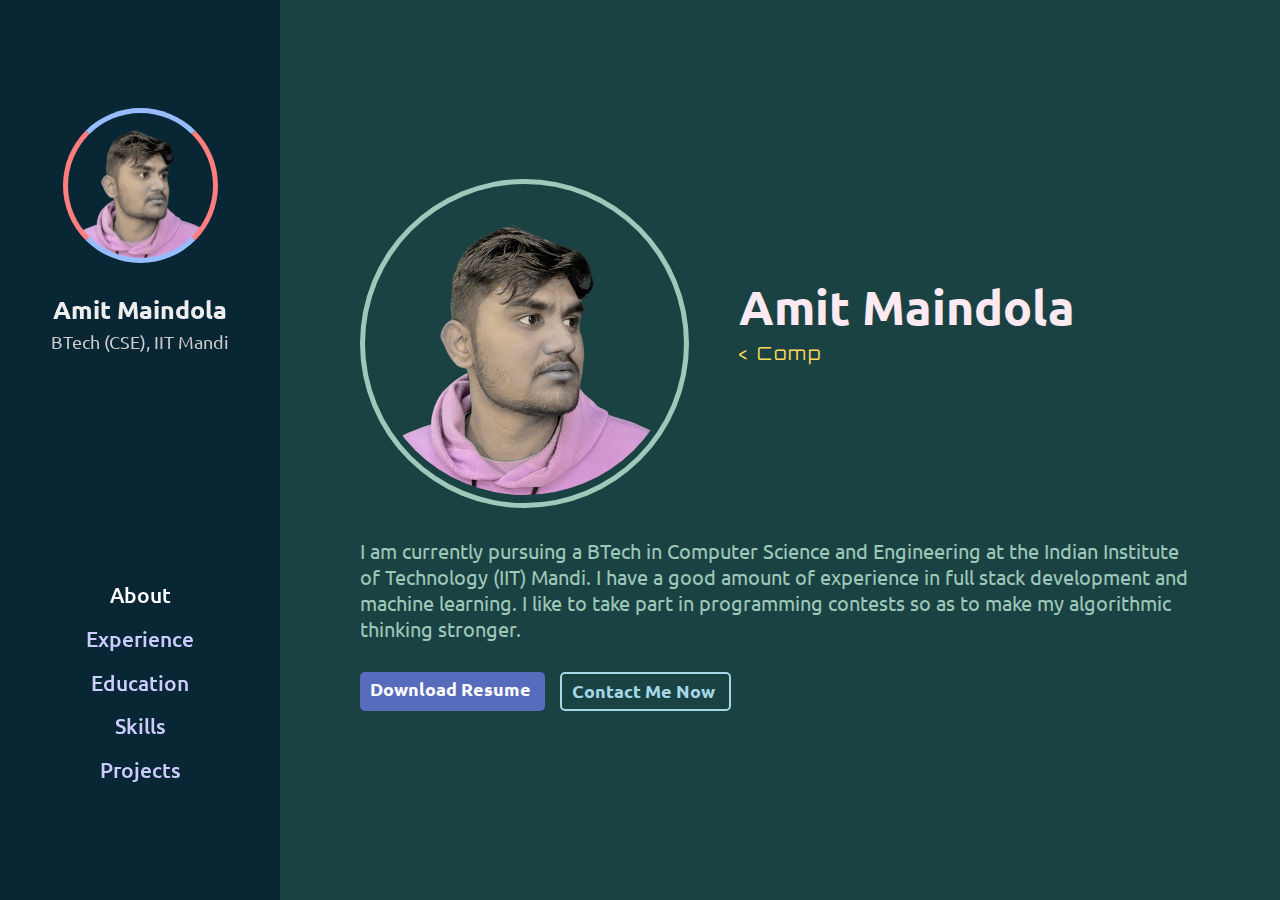
<file: index.html>
<!DOCTYPE html>
<html lang="en">
  <head>
    <meta charset="UTF-8" />
    <meta http-equiv="X-UA-Compatible" content="IE=edge" />
    <meta name="viewport" content="width=device-width, initial-scale=1.0" />
    <title>Amit Maindola</title>
    <meta name="og:title" property="og:title" content="Amit Maindola" />
    <meta
      name="description"
      content="Amit Maindola | IIT Mandi CSE | Full Stack Developer | Competetive Programmer | Machine Learning Enthusiast"
    />
    <meta
      name="keywords"
      content="Amit Maindola, IIT Mandi, Web Developer, Full Stack Developer, Developer, Software Developer, Software Engineer, JNV, Jawahar Navodaya Vidyalaya, Navodaya"
    />
    <link rel="icon" type="image/x-icon" href="./assets/images/icon.ico" />
    <meta property="og:image" content="./assets/images/screenshot.png" />
    <link rel="stylesheet" href="assets/css/style.css" />
    <link
      rel="stylesheet"
      href="https://cdnjs.cloudflare.com/ajax/libs/font-awesome/6.2.0/css/all.min.css"
      integrity="sha512-xh6O/CkQoPOWDdYTDqeRdPCVd1SpvCA9XXcUnZS2FmJNp1coAFzvtCN9BmamE+4aHK8yyUHUSCcJHgXloTyT2A=="
      crossorigin="anonymous"
      referrerpolicy="no-referrer"
    />
  </head>
  <body onload="removeLoader()">
    <div class="loader"><span>{</span><span>}</span></div>
    <div class="container flex-row">
      <div class="nav flex-col justify-between">
        <div class="profile-info flex-col items-center">
          <div class="profile-img"></div>
          <h1 class="name">Amit Maindola</h1>
          <p class="sub-heading">BTech (CSE), IIT Mandi</p>
          <div class="icons flex-row justify-around flex-wrap">
            <a rel="nofollow" href="https://www.linkedin.com/amit-maindola"
              ><i class="fa-brands fa-linkedin"></i
            ></a>
            <a rel="nofollow" href="https://github.com/amitmaindola"
              ><i class="fa-brands fa-square-github"></i
            ></a>
            <a rel="nofollow" href="https://www.instagram.com/amit_maindola/"
              ><i class="fa-brands fa-square-instagram"></i
            ></a>
            <a rel="nofollow" href="https://www.facebook.com/amit.maindola.75"
              ><i class="fa-brands fa-square-facebook"></i
            ></a>
          </div>
        </div>
        <div class="links flex-col items-center justify-around">
          <p></p>
          <p></p>
          <a
            rel="nofollow"
            class="navLink"
            href="#about"
            onclick="goToSection(0)"
            style="color: #fff"
            >About</a
          >
          <a
            rel="nofollow"
            class="navLink"
            href="#experience"
            onclick="goToSection(1)"
            >Experience</a
          >
          <a
            rel="nofollow"
            class="navLink"
            href="#education"
            onclick="goToSection(2)"
            >Education</a
          >
          <a
            rel="nofollow"
            class="navLink"
            href="#skills"
            onclick="goToSection(3)"
            >Skills</a
          >
          <a
            rel="nofollow"
            class="navLink"
            href="#projects"
            onclick="goToSection(4)"
            >Projects</a
          >
        </div>
      </div>
      <div class="navSpace"></div>
      <div class="navIcon">
        <button onclick="toggleNav()" id="navIcon">
          <i class="fa-solid fa-bars"></i>
        </button>
      </div>
      <div
        id="mainContainer"
        class="flex-col justify-center items-center flex-grow-1"
      >
        <div id="window-nav" class="window-nav">
          <i onclick="exit()" class="fa-solid fa-xmark red"></i>
          <i onclick="goToSection(0)" class="fa-solid fa-minus yellow"></i>
          <i onclick="maximize()" class="fa-solid fa-expand green"></i>
        </div>
        <div id="main" class="main">
          <!-- <div id="terminal" class="flex-col justify-center items-center full-size">
                    <div class="sub-container">
                        <p> <i>$</i></p>
                    </div>
                </div> -->
          <div
            id="about"
            class="flex-col justify-center items-center full-size"
          >
            <div class="sub-container">
              <div class="about-cover">
                <div
                  class="image-cover"
                  style="max-width: 329px; width: 90%; pointer-events: none"
                >
                  <img
                    class="landing-image"
                    src="./assets/images/profile-pic-new-2.png"
                    alt="Amit Maindola"
                  />
                </div>
                <!-- <img style="max-width: 329px; width: 90%" src="./assets/images/dp.svg" alt=""> -->
                <div class="about-right">
                  <div class="heading">Amit Maindola</div>
                  <div class="typer">
                    <p id="text" class="typer"></p>
                    <p id="span" class="">_</p>
                  </div>
                </div>
              </div>
              <p class="info">
                I am currently pursuing a BTech in Computer Science and
                Engineering at the Indian Institute of Technology (IIT) Mandi. I
                have a good amount of experience in full stack development and
                machine learning. I like to take part in programming contests so
                as to make my algorithmic thinking stronger.
              </p>
              <div class="flex-row flex-wrap justify-left btn-wrap">
                <a
                  rel="nofollow"
                  href="./assets/documents/Amit_Maindola.pdf"
                  class="btn btn-primary"
                  >Download Resume
                  <i
                    style="color: white"
                    class="fa-solid fa-angles-down btn-icon"
                  ></i
                ></a>
                <a
                  rel="nofollow"
                  href="mail-to:amitkm.knp2019@gmail.com"
                  class="btn btn-secondary"
                  >Contact Me Now
                  <i class="fa-regular fa-paper-plane btn-icon"></i
                ></a>
              </div>
            </div>
          </div>
          <div
            id="experience"
            class="flex-col justify-center items-center full-size"
          >
            <div class="sub-container">
              <div class="heading">
                <i class="fa-solid fa-laptop-code"></i> Work Experience
              </div>
              <!-- <p class="info">I am studying Computer Science and Engineering at Indian Institute of Technology, Mandi and I am currently in 3rd year. I have good amount of experince in web development and competetive programming and like to regulary take part in programming contests so as to make my algorithmic thinking strong.</p> -->
              <div class="flex-row flex-wrap justify-between university">
                <div class="flex-col education-item">
                  <div class="university-name">Ace Online [Deep Learn]</div>
                  <div class="degree">
                    Software Development Engineering (SDE) Intern
                  </div>
                </div>
                <div class="duration">January 2023 - Present</div>
              </div>

              <div class="flex-row flex-wrap justify-between university">
                <div class="flex-col education-item">
                  <div class="university-name">UMA Robotics Technologies</div>
                  <div class="degree">
                    Software Development Engineering (SDE) Intern
                  </div>
                </div>
                <div class="duration">October 2022 - December 2022</div>
              </div>
              <div class="last"></div>
            </div>
          </div>
          <div
            id="education"
            class="flex-col justify-center items-center full-size"
          >
            <div class="sub-container">
              <div class="heading">
                <i class="fa-solid fa-graduation-cap"></i> Education
              </div>
              <!-- <p class="info">I am studying Computer Science and Engineering at Indian Institute of Technology, Mandi and I am currently in 3rd year. I have good amount of experince in web development and competetive programming and like to regulary take part in programming contests so as to make my algorithmic thinking strong.</p> -->
              <div class="flex-row flex-wrap justify-between university">
                <div class="flex-col education-item">
                  <div class="university-name">
                    Indian Institute of Technology Mandi
                  </div>
                  <div class="degree">
                    Bachelor of Technology (Computer Science)
                  </div>
                </div>
                <div class="duration">December 2020 - Present</div>
              </div>

              <div class="flex-row flex-wrap justify-between university">
                <div class="flex-col education-item">
                  <div class="university-name">
                    Jawahar Navodaya Vidyalaya Dhar
                  </div>
                  <div class="degree">Senior Secondary (CBSE Board)</div>
                </div>
                <div class="duration">April 2019</div>
              </div>
              <div class="flex-row flex-wrap justify-between university">
                <div class="flex-col education-item">
                  <div class="university-name">
                    Jawahar Navodaya Vidyalaya Dhar
                  </div>
                  <div class="degree">Higher Secondary (CBSE Board)</div>
                </div>
                <div class="duration">April 2019</div>
              </div>
              <div class="last"></div>
            </div>
          </div>
          <div
            id="skills"
            class="flex-col justify-center items-center full-size"
          >
            <div class="sub-container">
              <div class="heading"><i class="fa-solid fa-gears"></i> Skills</div>
              <div class="selector">
                <div
                  onclick="toggleSkill(0)"
                  id="switch-to-tech"
                  class="option option-1"
                >
                Technical Skills
                </div>
                <div
                  onclick="toggleSkill(1)"
                  id="switch-to-soft"
                  class="option option-2"
                >
                Soft Skills
                </div>
              </div>
              <!-- <div class="skillset">
                            <p class="course-heading">Programming Languages & Technologies</p>
                            <div class="course-list flex-row flex-wrap justify-left">
                                <li>C++</li>
                                <li>Python</li>
                                <li>JavaScript</li>
                                <li>TypeScript</li>
                                <li>HTML</li>
                                <li>CSS</li>
                                <li>SCSS</li>
                                <li>Tailwind CSS</li>
                                <li>React JS</li>
                                <li>Redux</li>
                                <li>Next JS</li>
                                <li>React Native</li>
                                <li>Node.js</li>
                                <li>MySQL</li>
                                <li>MongoDB</li>
                                <li>Docker</li>
                                <li>Linux</li>
                            </div>
                        </div> -->
              <!-- <div class="skillset">
                            <p class="course-heading">Frameworks</p>
                            <div class="course-list flex-row flex-wrap justify-left">
                                <li>Bootstrap</li>
                                <li>Tailwind CSS</li>
                                <li>jQuery</li>
                                <li>Flask</li>
                                <li>Express</li>
                            </div>
                        </div> -->
              <!-- <div class="skillset">
                            <p class="course-heading">Tools</p>
                            <div class="course-list flex-row flex-wrap justify-left">
                                <li>Git, GitHub & GitLab</li>
                                <li>Docker & Docker Hub</li>
                            </div>
                        </div> -->
              <!-- <div class="skillset">
                            <p class="course-heading">Platforms</p>
                            <div class="course-list flex-row flex-wrap justify-left">
                                <li>Linux</li>
                                <li>Visual Studio Code</li>
                            </div>
                        </div> -->

              <!-- <div class="course-works">
                            <div class="course-heading">Relavant Courses Covered</div>
                            <div class="course-list flex-row flex-wrap">
                                <li>Data Structures & Algorithms</li>
                                <li>Applied Database Practicum</li>
                                <li>Information & Database System</li>
                                <li>Data Science</li>
                                <li>Machine Learning</li>
                                <li>Formal Language & Automata Theory</li>
                                <li>Computer Organization</li>
                            </div>
                        </div> -->
              <div id="technical" class="skills-wrapper">
                <div class="skill-box">
                  <div class="skill-icon">
                    <i class="fa-solid fa-arrow-pointer"></i>
                  </div>
                  <div class="skill-heading">Frontend Development</div>
                  <div class="skill-info">
                    I bring ideas to life in the browser, coding from scratch.
                  </div>
                </div>
                <div class="skill-box">
                  <div class="skill-icon">
                    <i class="fa-solid fa-code"></i>
                  </div>
                  <div class="skill-heading">Backend Development</div>
                  <div class="skill-info">
                    Building powerful server-side systems, coding from scratch.
                  </div>
                </div>
                <div class="skill-box">
                  <div class="skill-icon">
                    <i class="fa-solid fa-server"></i>
                  </div>
                  <div class="skill-heading">Hosting & Deployments</div>
                  <div class="skill-info">
                    Optimum deployments & reliable hosting for web apps.
                  </div>
                </div>
                <div class="skill-box">
                  <div class="skill-icon">
                    <i class="fa-solid fa-bezier-curve"></i>
                  </div>
                  <div class="skill-heading">API Development</div>
                  <div class="skill-info">
                    Transforming concepts into resilient, functional APIs.
                  </div>
                </div>
                <div class="skill-box">
                  <div class="skill-icon">
                    <i class="fa-solid fa-mobile-screen-button"></i>
                  </div>
                  <div class="skill-heading">Mobile Apps Development</div>
                  <div class="skill-info">
                    Developing mobile apps with seamless user experiences.
                  </div>
                </div>
                <div class="skill-box">
                  <div class="skill-icon">
                    <i class="fa-solid fa-brain"></i>
                  </div>
                  <div class="skill-heading">Machine Learning</div>
                  <div class="skill-info">
                    I transform ideas into intelligent systems.
                  </div>
                </div>
              </div>

              <div id="soft" class="skills-wrapper">
                <div class="skill-box">
                  <div class="skill-icon">
                    <i class="fa-solid fa-comments"></i>
                  </div>
                  <div class="skill-heading">Effective Communication</div>
                  <div class="skill-info">
                    Effective exchange of information and ideas.
                  </div>
                </div>
                <div class="skill-box">
                  <div class="skill-icon">
                    <i class="fa-solid fa-users"></i>
                  </div>
                  <div class="skill-heading">Smart Collaboration</div>
                  <div class="skill-info">
                    Working effectively in a team environment.
                  </div>
                </div>
                <div class="skill-box">
                  <div class="skill-icon">
                    <i class="fa-solid fa-arrow-right-arrow-left"></i>
                  </div>
                  <div class="skill-heading">Easy Adaptability</div>
                  <div class="skill-info">
                    Flexibility to embrace change and new technologies.
                  </div>
                </div>
                <div class="skill-box">
                  <div class="skill-icon">
                    <i class="fa-solid fa-clock"></i>
                  </div>
                  <div class="skill-heading">Time Management</div>
                  <div class="skill-info">
                    Efficiently organizing and prioritizing tasks.
                  </div>
                </div>
                <div class="skill-box">
                  <div class="skill-icon">
                    <i class="fa-solid fa-puzzle-piece"></i>
                  </div>
                  <div class="skill-heading">Problem Solving</div>
                  <div class="skill-info">
                    Analytical thinking to resolve challenges.
                  </div>
                </div>
                <div class="skill-box">
                  <div class="skill-icon">
                    <i class="fa-solid fa-lightbulb"></i>
                  </div>
                  <div class="skill-heading">Creativity & Innovations</div>
                  <div class="skill-info">
                    Generating innovative solutions and ideas.
                  </div>
                </div>
              </div>
            </div>
          </div>
          <div id="projects" class="flex-col justify-center full-size">
            <div class="sub-container">
              <div class="heading">
                <i class="fa-solid fa-code"></i> Projects
              </div>
              <p class="info"></p>

              <div class="project-list justify-center flex flex-row flex-wrap">
                <div class="project justify-between flex flex-col">
                  <!-- <img src="./assets/images/project-1.png" class="image"></img> -->
                  <div class="project-heading">Roboviz</div>
                  <div class="project-sub-heading">
                    Robots Navigation & Control
                  </div>
                  <div class="info">
                    <div class="info-about">
                      <h3 class="info-heading">About</h3>
                      <p class="info-text">
                        Roboviz is a application to manage the robots present in
                        a warehouse. It facilitates the indoor navigation and
                        gives a good control to user over the robots. This is
                        basically a user interface for robots manufactured by
                        UMA Robotics.
                      </p>
                    </div>
                    <div class="tech-stack">
                      <h3 class="info-heading">Project Tags</h3>
                      <div class="tags flex-row flex-wrap">
                        <li>Node.js</li>
                        <li>Express.js</li>
                        <li>MongoDB</li>
                        <li>API Development</li>
                      </div>
                    </div>
                  </div>
                  <div class="buttons flex flex-row">
                    <a
                      href="https://github.com/amitmaindola/Roboviz-Documentation/blob/main/README.md"
                      ><i class="fa-brands fa-github"></i
                    ></a>
                  </div>
                </div>

                <div class="project justify-between flex flex-col">
                  <!-- <img src="./assets/images/project-1.png" class="image"></img> -->
                  <div class="project-heading">Plant Desease Detector</div>
                  <div class="project-sub-heading">
                    Image Based Desease Detector
                  </div>
                  <div class="info">
                    <div class="info-about">
                      <h3 class="info-heading">About</h3>
                      <p class="info-text">
                        A Convulational Neuaral Network based model to detect
                        the desease present in plant, just by using an image of
                        the plan leaf. The final accuracy of the model is very
                        near to 100%.
                      </p>
                    </div>
                    <div class="tech-stack">
                      <h3 class="info-heading">Project Tags</h3>
                      <div class="tags flex-row flex-wrap">
                        <li>Deep Learning</li>
                        <li>CNN</li>
                        <li>Flask</li>
                        <li>React</li>
                        <li>Docker</li>
                        <li>Google Cloud</li>
                      </div>
                    </div>
                  </div>
                  <div class="buttons flex flex-row">
                    <a
                      href="https://github.com/amitmaindola/Roboviz-Documentation/blob/main/README.md"
                      ><i class="fa-brands fa-github"></i
                    ></a>
                    <a
                      href="https://hub.docker.com/repository/docker/amitmaindola/plant-disease-detector-api/"
                      ><i class="fa-brands fa-docker"></i
                    ></a>
                    <a
                      href="https://amitmaindola.github.io/PDD-Production_build/"
                      ><i class="fa-solid fa-globe"></i
                    ></a>
                  </div>
                </div>

                <div class="project justify-between flex flex-col">
                  <!-- <img src="./assets/images/project-1.png" class="image"></img> -->
                  <div class="project-heading">CoinSight</div>
                  <div class="project-sub-heading">
                    Your Ultimate Cryptocurrency Companion
                  </div>
                  <div class="info">
                    <div class="info-about">
                      <h3 class="info-heading">About</h3>
                      <p class="info-text">
                        CoinSight is a comprehensive cryptocurrency tracking app designed to streamline your crypto investment journey. With its intuitive interface and robust features, CoinSight offers a seamless experience for those interested in cryptocurrencies.
                      </p>
                    </div>
                    <div class="tech-stack">
                      <h3 class="info-heading">Project Tags</h3>
                      <div class="tags flex-row flex-wrap">
                        <li>React Native</li>
                        <li>TypeScript</li>
                        <li>Android</li>
                        <li>iOS</li>
                      </div>
                    </div>
                  </div>
                  <div class="buttons flex flex-row">
                    <a
                      href="https://github.com/amitmaindola/CoinSight"
                      ><i class="fa-brands fa-github"></i
                    ></a>
                  </div>
                </div>

                <div class="project justify-between flex flex-col">
                  <!-- <img src="./assets/images/project-1.png" class="image"></img> -->
                  <div class="project-heading">iRailway</div>
                  <div class="project-sub-heading">
                    Ticket Management System
                  </div>
                  <div class="info">
                    <div class="info-about">
                      <h3 class="info-heading">About</h3>
                      <p class="info-text">
                        A railway ticket management system with all basic
                        features like finding train, booking, canceling,
                        downloading tickets and with an additional feature of
                        ticket verification portal to verify ticket by scanning
                        unique QR Code present on it.
                      </p>
                    </div>
                    <div class="tech-stack">
                      <h3 class="info-heading">Project Tags</h3>
                      <div class="tags flex-row flex-wrap">
                        <li>PHP</li>
                        <li>MySQL</li>
                        <li>DBMS</li>
                      </div>
                    </div>
                  </div>
                  <div class="buttons flex flex-row">
                    <a href="https://github.com/amitmaindola/Smart-Assist"
                      ><i class="fa-brands fa-github"></i
                    ></a>
                  </div>
                </div>

                <div class="project justify-between flex flex-col">
                  <!-- <img src="./assets/images/project-1.png" class="image"></img> -->
                  <div class="project-heading">Smart-Assist</div>
                  <div class="project-sub-heading">Study Helper</div>
                  <div class="info">
                    <div class="info-about">
                      <h3 class="info-heading">About</h3>
                      <p class="info-text">
                        Smart assist basically creates a study environment for
                        the students and ease their problem of reading long
                        textual paragraphs or listening to long video lectures
                        by provide a short summary of the whole.
                      </p>
                    </div>
                    <div class="tech-stack">
                      <h3 class="info-heading">Project Tags</h3>
                      <div class="tags flex-row flex-wrap">
                        <li>Python</li>
                        <li>Flask</li>
                        <li>Natural Language Processing</li>
                      </div>
                    </div>
                  </div>
                  <div class="buttons flex flex-row">
                    <a href="https://github.com/amitmaindola/Smart-Assist"
                      ><i class="fa-brands fa-github"></i
                    ></a>
                  </div>
                </div>
              </div>

              <div style="height: 40px"></div>
            </div>
          </div>
        </div>
      </div>
    </div>

    <script src="./assets/js/index.js"></script>
  </body>
</html>
</file>
<file: assets/css/style.css>
@import url('https://fonts.googleapis.com/css2?family=Orbitron:wght@500&family=Ubuntu:wght@300;400;500;700&display=swap');
@import url('https://fonts.googleapis.com/css2?family=Jua&display=swap');


*{
    margin: 0px;
    padding: 0px;
    font-family: 'Ubuntu', sans-serif;
    background-color: transparent;
    box-sizing: border-box;
    color: #9EC8B9;
}

html{
    /* background-color: #4481eb; */
    /* background-image: linear-gradient(rgba(3, 3, 60, 0.3) , rgba(3, 3, 60, 0.3)), url('../images/bg.jpg'); */
    background-color: #092635;
    background-size: cover;
    background-repeat: no-repeat;
    -ms-overflow-style: none;  /* Internet Explorer 10+ */
    scrollbar-width: none;  /* Firefox */
    scroll-behavior: smooth;
}

::-webkit-scrollbar { 
    display: none;  /* Safari and Chrome */
}



/* Utility Classes */

.flex-row{
    display: flex;
    flex-direction: row;
}

.flex-col{
    display: flex;
    flex-direction: column;
}

.justify-between{
    justify-content: space-between;
}

.justify-around{
    justify-content: space-around;
}

.justify-center{
    justify-content: center;
}

.items-center{
    align-items: center;
}

.flex-wrap{
    flex-wrap: wrap;
}

.flex-grow-1{
    flex-grow: 1;
}

.full-size{
    width: 100%;
    min-height: 100%;
    padding: 20px 0px;
}

.sub-container{
    padding: 30px;
    margin: auto;
}

.last{
    height: 30px;
}

.heading{
    font-size: 48px;
    font-weight: 700;
    /* color: #ee4747; */
    color: #FCE9F1;
}

.info{
    font-size: 20px;
    margin-bottom: 10px;
}

.btn{
    font-size: 18px;
    padding: 5px 10px;
    border-radius: 5px;
    -webkit-border-radius: 5px;
    -moz-border-radius: 5px;
    -ms-border-radius: 5px;
    -o-border-radius: 5px;
    border: 2px solid;
    cursor: pointer;
    margin-bottom: 10px;
    text-decoration: none;
    font-weight: 700;
    margin-right: 15px;
}

.btn-primary{
    border: none;
    background-color: #576CBC;
    color: white;
}

.btn-secondary{
    color: #A5D7E8;
}

.btn-icon{
    margin-left: 4px;
}


/* Loader  */
.loader {
  color: #fff;
  font-family: Consolas, Menlo, Monaco, monospace;
  font-weight: bold;
  font-size: 30vh;
  opacity: 1;
  background-color: #4684ee;
  position: fixed;
  left: 0;
  top: 0;
  height: 100vh;
  width: 100vw;
  z-index: 1000000000000;
  display: flex;
  align-items: center;
  justify-content: center;
}

.loader span {
  display: inline-block;
  -webkit-animation: pulse 0.4s alternate infinite ease-in-out;
          animation: pulse 0.4s alternate infinite ease-in-out;
}
.loader span:nth-child(odd) {
  -webkit-animation-delay: 0.4s;
          animation-delay: 0.4s;
}
@-webkit-keyframes pulse {
  to {
    transform: scale(0.8);
    opacity: 0.5;
  }
}
@keyframes pulse {
  to {
    transform: scale(0.8);
    opacity: 0.5;
  }
}

/* navigation bar */
.nav{
    min-width: 280px;
    /* background-color: rgba(3, 3, 60, 0.3); */
    height: 100vh;
    color: white;
    position: fixed;
    transition: 0.3s all ease-in-out;
    /*display: none;
    */
    padding: 12vh 0px;
    -webkit-transition: 0.3s all ease-in-out;
    -moz-transition: 0.3s all ease-in-out;
    -ms-transition: 0.3s all ease-in-out;
    -o-transition: 0.3s all ease-in-out;
}

.navSpace{
    min-width: 280px;
    height: 100vh;
    /* display: none; */
}

.navIcon{
    position: absolute;
    width: 100%;
    background-color: transparent;
    left: 0px;
    padding-left: 10px;
    padding-top: 5px;
    padding-bottom: 5px;
    background-color: transparent;
    display: none;
}
.fa-bars{
    color: white;
}
#navIcon{
    color: white;
    font-size: 24px;
    border: none;
    cursor: pointer;
}

.profile-info{
    text-align: center;
}

.profile-img{
    width: 155px;
    height: 155px;
    /* border: 2px solid rgb(44, 44, 44); */
    border: 5px pink;
    border-style: solid;
    border-color: #97bdff rgb(255, 126, 126);
    border-radius: 100%;
    background-image:  url("../images/profile-pic-new-2.png");
    background-repeat: no-repeat;
    /* background-position: top 10px; */
    /* background-position: right -3px bottom -35px; */
    pointer-events: none;
    background-size: cover;
    margin-bottom: 30px;
}

.name{
    font-size: 25px;
    color: #eee;
}

.sub-heading{
    font-size: 18px;
    margin: 5px 0px;
    color: #ccc;
}

.typer{
    font-size: 18px;
    margin-bottom: 20px;
    font-family: 'Orbitron', sans-serif;
    margin-top: 5px;
    letter-spacing: 2px;
    height: 50px;
    color: #FFD95A;
    /* font-weight: 500; */
}

.links{
    height: 40%;
    min-height: 200px;
    max-height: 250px;
}

.links a{
    color: #ccf;
    text-decoration: none;
    font-size: 21px;
    cursor: pointer;
    transition: 0.3s all ease-in-out;
    -webkit-transition: 0.3s all ease-in-out;
    -moz-transition: 0.3s all ease-in-out;
    -ms-transition: 0.3s all ease-in-out;
    -o-transition: 0.3s all ease-in-out;
    font-family: 'Ubuntu', sans-serif;
    font-weight: 500;
}

.links a:hover{
    transform: translateX(10px);
    -webkit-transform: translateX(10px);
    -moz-transform: translateX(10px);
    -ms-transform: translateX(10px);
    -o-transform: translateX(10px);
}

.links i{
    color: #ccf;
}

.profile-info .icons{
    width: 120px;
    margin-top: 5px;
}

.profile-info .icons a{
    text-decoration: none;
    font-size: 20px;
}
.profile-info .icons a i{
    color: #dde;
}
.profile-info .icons a i:hover{
    color: #fff;
    transform-origin: (50%, 50%);
    transform: scale(1.2);
}


.container{
    overflow-x: hidden;
}
/* Main Div */

.sub-container{
    max-width: 900px;
    width: 100%;
    max-height: 100%;
}

.btn-wrap{
    max-width: 450px;
    margin-top: 30px;

}

#main{
    background-color: #000;
    /* background: rgba(255, 255, 255, 1); */
    transition: all 0.3s ease-in-out;
    -webkit-transition: all 0.3s ease-in-out;
    -moz-transition: all 0.3s ease-in-out;
    -ms-transition: all 0.3s ease-in-out;
    -o-transition: all 0.3s ease-in-out;
    transform-origin: 0% 0%;
    position: relative;
    height: 100vh;
    width: 100%;
    
/* 
    overflow-y: scroll;
    scroll-snap-type: y mandatory;
    scroll-snap-align: start;  */

    /* border-radius: 0px 0px 10px 10px;
    -webkit-border-radius: 0px 0px 10px 10px;
    -moz-border-radius: 0px 0px 10px 10px;
    -ms-border-radius: 0px 0px 10px 10px;
    -o-border-radius: 0px 0px 10px 10px; */
}

#mainContainer{
    transition: all 0.3s ease-in-out;
    -webkit-transition: all 0.3s ease-in-out;
    -moz-transition: all 0.3s ease-in-out;
    -ms-transition: all 0.3s ease-in-out;
    -o-transition: all 0.3s ease-in-out;
    height: 100vh;
    transform-origin: -10% 75%;
}

#window-nav{
    transition: 0.3s all ease-in-out;
    -webkit-transition: 0.3s all ease-in-out;
    -moz-transition: 0.3s all ease-in-out;
    -ms-transition: 0.3s all ease-in-out;
    -o-transition: 0.3s all ease-in-out;
    /* border-radius: 10px 10px 0px 0px; */
    padding-left: 10px;
    display: none;
}

#window-nav i{
    font-size: 10px;
    display: inline-block;
    padding: 2px;
    cursor: pointer;
    margin: 5px 2px;
    border-radius: 100%;
    -webkit-border-radius: 100%;
    -moz-border-radius: 100%;
    -ms-border-radius: 100%;
    -o-border-radius: 100%;
}

#about, #education, #skills, #projects, #experience{
    /* overflow-y: scroll; */
    /* background-color: rgb(34, 31, 31); */
    background-color: #1B4242;
    margin-bottom: 4px;
}

#education i, #skills i, #projects i, #experience i{
    color: #F2F1EB;
    display: inline-block;
    margin-right: 10px;
}

#span, #text{
    display: inline;
}

.window-nav{
    text-align: left;
    width: 100%;
    background-color: #eee;
}

.red{
    color: rgba(255, 0, 0, 0.8);
    background-color: rgba(255, 0, 0, 0.8);
    width: 14px;
    text-align: center;
}
.yellow{
    color: rgba(230, 230, 0, 0.8);
    background-color: rgba(230, 230, 0, 0.8);
}
.green{
    color: rgba(0, 255, 0, 0.9);
    background-color: rgba(0, 255, 0, 0.9);
}

.red:hover, .green:hover, .yellow:hover{
    color: black;
}
/* Terminal */
#terminal{
    z-index: 100;
    background-color: black;
    color: white;
    width: 100%;
    height: 100%;
    display: none;
}

/* Education */
.university{
    margin-top: 30px;
}
.university-name{
    font-size: 28px;
    font-weight: 500;
    color: #A5D7E8;
}
.degree{
    font-size: 18px;
}
.duration{
    /* color: rgb(21, 32, 121); */
    color: #D6D5A8;
}

.course-heading{
    color: #A5D7E8;
    font-size: 24px;
    margin-top: 20px;
    margin-bottom: 5px;
}

.course-list i{
    /* font-size: px; */
    margin: 0;
}

.course-list li{
    margin: 5px 8px;
    list-style-type: none;
    color: #9EC8B9;
    padding: 2px 5px;
    border: 1px solid #9EC8B9;
    /* font-weight: 500;
    /* background-color: white;
    box-shadow: rgba(21, 32, 121, 0.1) 0px 3px 8px;
    padding: 5px 10px;  */
    /* color: white;
    font-weight: 500;
    background-color: rgba(110, 110, 192, 0.7);
    padding: 5px 10px; */
    border-radius: 5px;
}

.education-item{
    /* padding-left: 15px; */
}


/* Media queries */

@media only screen and (max-width: 700px) {
    .navSpace{
        display: none;
    }
    .nav{
        transform: translateX(-300px);
        -webkit-transform: translateX(-300px);
        -moz-transform: translateX(-300px);
        -ms-transform: translateX(-300px);
        -o-transform: translateX(-300px);
        z-index: 1001;
        /* background-color: rgb(44, 68, 163); */
        background-color: #092635;
        /* background:  linear-gradient(rgba(0, 0, 0, 0.1) , rgba(0, 0, 0, 0.2)), url('../images/bg.jpg'); */
        background-size: cover;
        background-repeat: no-repeat;
    }
    .navIcon{
        display: block;
        background-color: transparent;
        z-index: 1002;
    }
    #main{
        /* height: 90%; */
    }
    #mainContainer{
        /* padding-top: 20px; */
    }
    .heading{
        font-size: 32px;
    }
    .university-name{
        font-size: 22px;
    }
    .project{
        flex-grow: 1!important;
    }
    .about-cover{
        flex-direction: column;
        text-align: center;
    }
    .about-right{
        margin-left: 0px!important;
        margin-top: 20px;
    }
}




/* SKILL SECTION */
/* .skill-topic{
    height: 130px;
    width: 130px;
    border: 4px ridge;
    border-radius: 100%;
    border-left-color: #589636;
    border-top-color: #f0db4f;
    border-right-color: #61DBFB;
    border-bottom-color: #303030;
    text-align: center;
    display: flex;
    align-items: center;
    justify-content: center;
    margin-left: 50%;
    transform: translateX(-50%) rotate(45deg);
    height: ;
}

.skill-topic-text{
    transform: rotate(-45deg);
}
#line-1{
    border: 2px solid #589636;
    height: 50px;
    position: absolute;
    left: 50%;
    transform: translatex(-78px) rotate(-45deg);
}
#line-2{
    border: 2px solid #589636;
    height: 50px;
    position: absolute;
    left: 50%;
} */


/* Projects Section */

.project-list{
    margin-top: 30px;
    justify-content: left;
}

.project{
    /* box-shadow: rgba(149, 157, 165, 0.2) 0px 8px 24px; */
    /* background-color: rgba(210, 210, 255, 0.1); */
    /* background-color: #f9f9f9; */
    /* border: #97bdff solid 1px; */
    padding: 20px 20px 10px;
    border-radius: 5px;
    min-width: 250px;
    width: 260px;
    margin: 10px;
    flex-shrink: 1;
    flex-grow: 0;
    box-shadow: rgba(0, 0, 0, 0.2) 0px 7px 29px 0px;
}
.image{
    width: 400px;
    height: 150px;
    border: 2px solid black;
    border-radius: 5px;
}

.project-heading{
    font-size: 28px;
    text-align: center;
    /* font-family: 'Jua', sans-serif; */
    /* color: rgb(110, 110, 192); */
    color: #A5D7E8;
}

.project-sub-heading{
    text-align: center;
    padding-bottom: 10px;
    color: #D6D5A8;
    border-bottom: 1px solid #576CBC;
    margin-bottom: 10px;
}

.info-text{
    font-size: 16px;
    color: #9EC8B9;

}

.info-heading{
    font-weight: 400;
    margin: 0px 0px 10px;
    font-size: 18px;
    color: #A5D7E8;
}

.info{
    text-align: left;
}

.info-about{
    padding-bottom: 10px;
    border-bottom: 1px solid #576CBC;
    margin-bottom: 10px;
}

.project li{
    list-style-type: none;
    color: #F5E8C7;
    padding: 2px 5px;
    border: 1px solid #F5E8C7;
    margin: 3px 5px;
    /* font-weight: 500;
    /* background-color: white;
    box-shadow: rgba(21, 32, 121, 0.1) 0px 3px 8px;
    padding: 5px 10px;  */
    /* color: white;
    font-weight: 500;
    background-color: rgba(110, 110, 192, 0.7);
    padding: 5px 10px; */
    border-radius: 5px;
}

.tags{
    font-size: 12px;
    padding-bottom: 13px;
    border-bottom: 1px solid #576CBC;
}

.project a{
    color: #4684ee;
    text-decoration: none;
    font-size: 24px;
    margin: 0px 10px;
}

.project i{
    margin: 0;
}

.project .buttons{
    justify-content: center;
}

/* Latest changes */

.landing-image{
    /* background-color: black; */
    border-radius: 100%;
    /* background-color: black; */
    width: 100%;
}

.image-cover{
    border: 5px solid #9EC8B9;
    padding: 5px;
    border-radius: 100%;
}

.about-cover{
    display: flex;
    /* border: 10px solid; */
    align-items: center;
    margin-bottom: 30px;
}

.about-right{
    margin-left: 50px;
}

.selector{
    display: flex;
    justify-content: center;
    color: #D6D5A8;
}

.option{
    width: 45%;
    max-width: 180px;
    text-align: center;
    padding: 8px ;
    border: 2px #D6D5A8 solid;
    margin: 2px;
    margin-top: 30px;
    font-size: 18px;
    cursor: pointer;
}

.option-1{
    border-radius: 30px 0 0 30px;
    color: #1B4242;
    background-color: #D6D5A8;
}
.option-1 i, .option-2 i{
    color: #1B4242!important;
    color: #D6D5A8;
}

.option-2{
    border-radius: 0 30px 30px 0;
}

.skills-wrapper{
    margin-top: 20px;
    display: flex;
    flex-wrap: wrap;
    justify-content: space-around;
}

.skill-box{
    /* height: 300px; */
    /* min-width: 200px; */
    /* border: 2px #fff solid; */
    box-shadow: rgba(0, 0, 0, 0.2) 0px 7px 29px 0px;
    border-radius: 10px;
    margin: 10px;
    display: flex;
    flex-direction: column;
    padding: 15px;
    /* max-width: 250px; */
    width: 225px;
    flex: 1;
    padding: 25px;
    cursor: pointer;
    justify-content: space-between;
}

/* .skill-box:active{
    position: absolute;
} */

.skill-icon{
    font-size: 36px;
    margin-bottom: 50px;
}

.skill-icon i{
    color: #A5D7E8!important;
}

.skill-heading{
    font-size: 28px;
    color: #A5D7E8;
}

.skill-info{
    margin: 10px 0px;
    color: #9EC8B9;

}

#soft{
    display: none;
}
</file>
